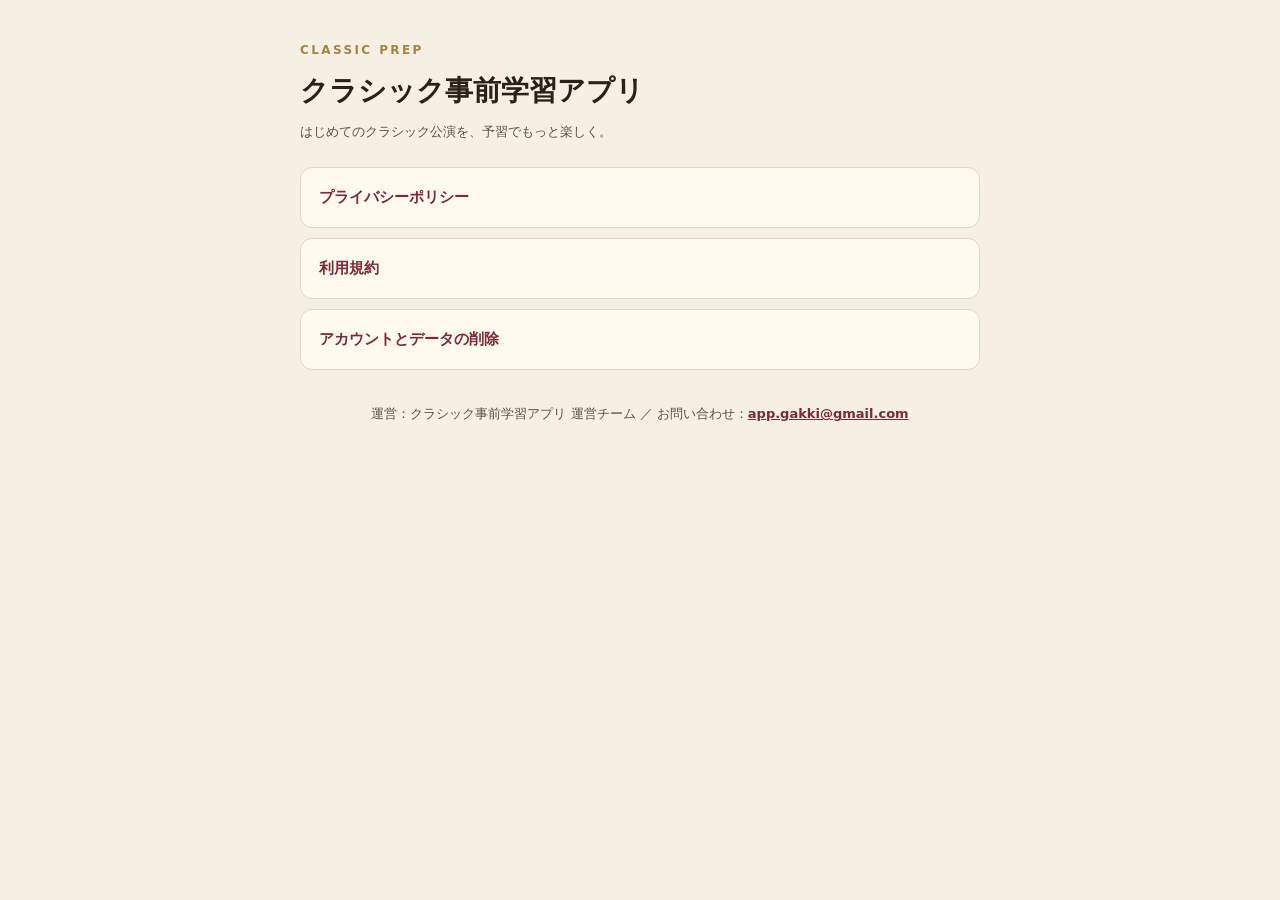
<file: index.html>
<!doctype html>
<html lang="ja">
<head>
  <meta charset="utf-8">
  <meta name="viewport" content="width=device-width, initial-scale=1">
  <title>クラシック事前学習アプリ</title>
  <link rel="stylesheet" href="style.css">
</head>
<body>
  <main>
    <p class="kicker">CLASSIC PREP</p>
    <h1>クラシック事前学習アプリ</h1>
    <p class="updated">はじめてのクラシック公演を、予習でもっと楽しく。</p>

    <ul class="links">
      <li><a href="privacy.html">プライバシーポリシー</a></li>
      <li><a href="terms.html">利用規約</a></li>
      <li><a href="delete-account.html">アカウントとデータの削除</a></li>
    </ul>

    <footer>
      運営：クラシック事前学習アプリ 運営チーム ／ お問い合わせ：<a href="mailto:app.gakki@gmail.com">app.gakki@gmail.com</a>
    </footer>
  </main>
</body>
</html>
</file>
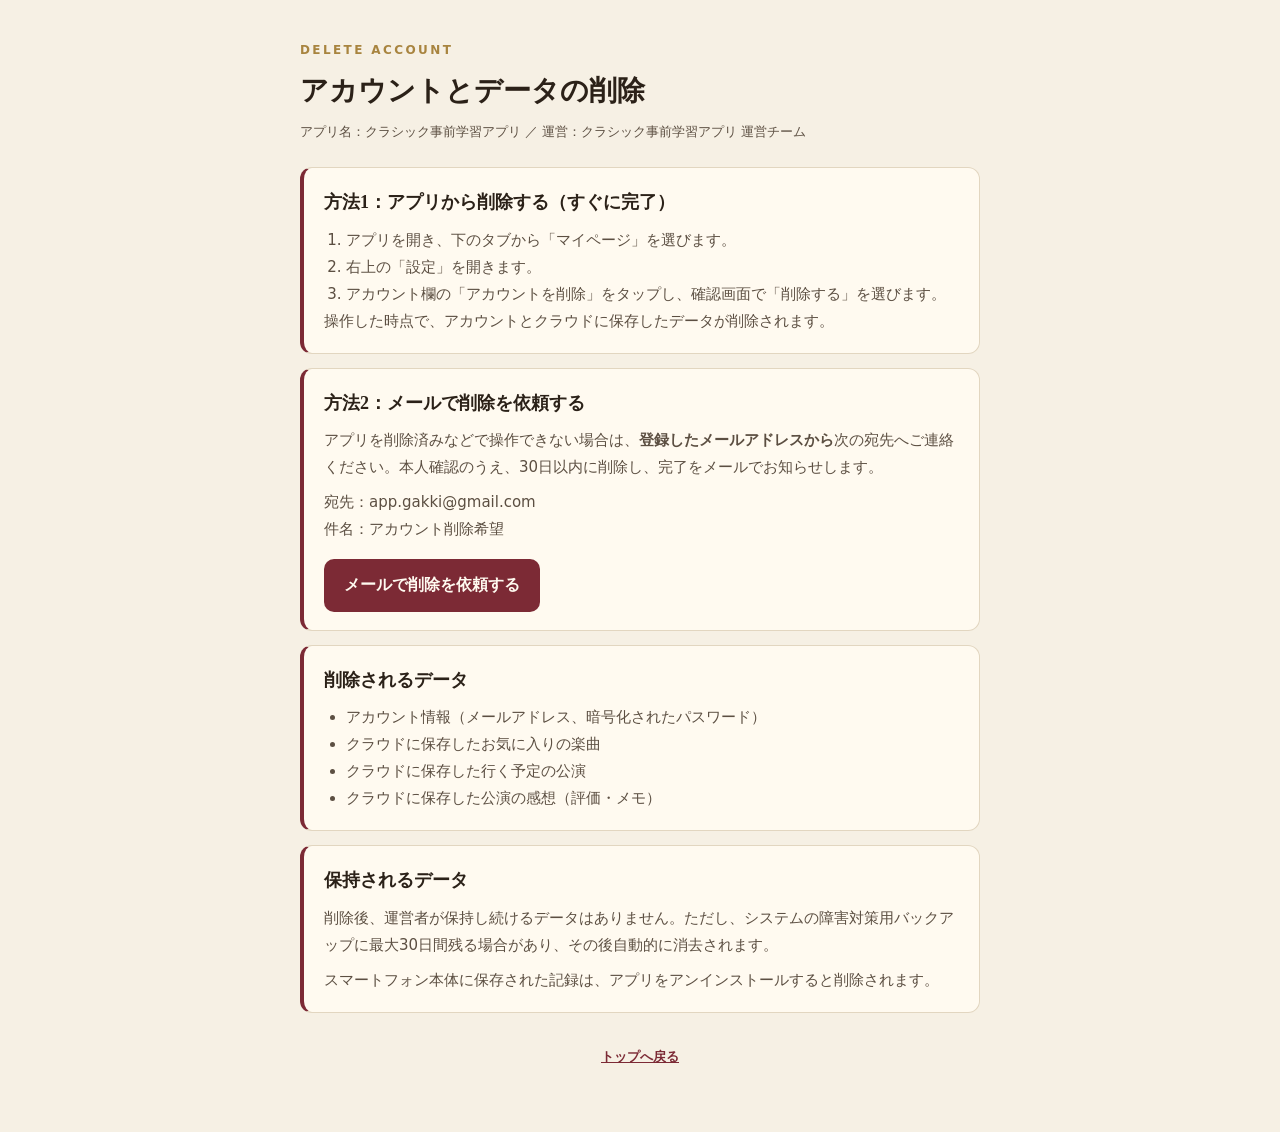
<file: delete-account.html>
<!doctype html>
<html lang="ja">
<head>
  <meta charset="utf-8">
  <meta name="viewport" content="width=device-width, initial-scale=1">
  <title>アカウントとデータの削除 | クラシック事前学習アプリ</title>
  <link rel="stylesheet" href="style.css">
</head>
<body>
  <main>
    <p class="kicker">DELETE ACCOUNT</p>
    <h1>アカウントとデータの削除</h1>
    <p class="updated">アプリ名：クラシック事前学習アプリ ／ 運営：クラシック事前学習アプリ 運営チーム</p>

    <section>
      <h2>方法1：アプリから削除する（すぐに完了）</h2>
      <ol>
        <li>アプリを開き、下のタブから「マイページ」を選びます。</li>
        <li>右上の「設定」を開きます。</li>
        <li>アカウント欄の「アカウントを削除」をタップし、確認画面で「削除する」を選びます。</li>
      </ol>
      <p>操作した時点で、アカウントとクラウドに保存したデータが削除されます。</p>
    </section>

    <section>
      <h2>方法2：メールで削除を依頼する</h2>
      <p>アプリを削除済みなどで操作できない場合は、<strong>登録したメールアドレスから</strong>次の宛先へご連絡ください。本人確認のうえ、30日以内に削除し、完了をメールでお知らせします。</p>
      <p>宛先：app.gakki@gmail.com<br>件名：アカウント削除希望</p>
      <a class="button" href="mailto:app.gakki@gmail.com?subject=%E3%82%A2%E3%82%AB%E3%82%A6%E3%83%B3%E3%83%88%E5%89%8A%E9%99%A4%E5%B8%8C%E6%9C%9B&amp;body=%E3%82%AF%E3%83%A9%E3%82%B7%E3%83%83%E3%82%AF%E4%BA%8B%E5%89%8D%E5%AD%A6%E7%BF%92%E3%82%A2%E3%83%97%E3%83%AA%E3%81%AE%E3%82%A2%E3%82%AB%E3%82%A6%E3%83%B3%E3%83%88%E5%89%8A%E9%99%A4%E3%82%92%E5%B8%8C%E6%9C%9B%E3%81%97%E3%81%BE%E3%81%99%E3%80%82">メールで削除を依頼する</a>
    </section>

    <section>
      <h2>削除されるデータ</h2>
      <ul>
        <li>アカウント情報（メールアドレス、暗号化されたパスワード）</li>
        <li>クラウドに保存したお気に入りの楽曲</li>
        <li>クラウドに保存した行く予定の公演</li>
        <li>クラウドに保存した公演の感想（評価・メモ）</li>
      </ul>
    </section>

    <section>
      <h2>保持されるデータ</h2>
      <p>削除後、運営者が保持し続けるデータはありません。ただし、システムの障害対策用バックアップに最大30日間残る場合があり、その後自動的に消去されます。</p>
      <p>スマートフォン本体に保存された記録は、アプリをアンインストールすると削除されます。</p>
    </section>

    <footer><a href="index.html">トップへ戻る</a></footer>
  </main>
</body>
</html>
</file>
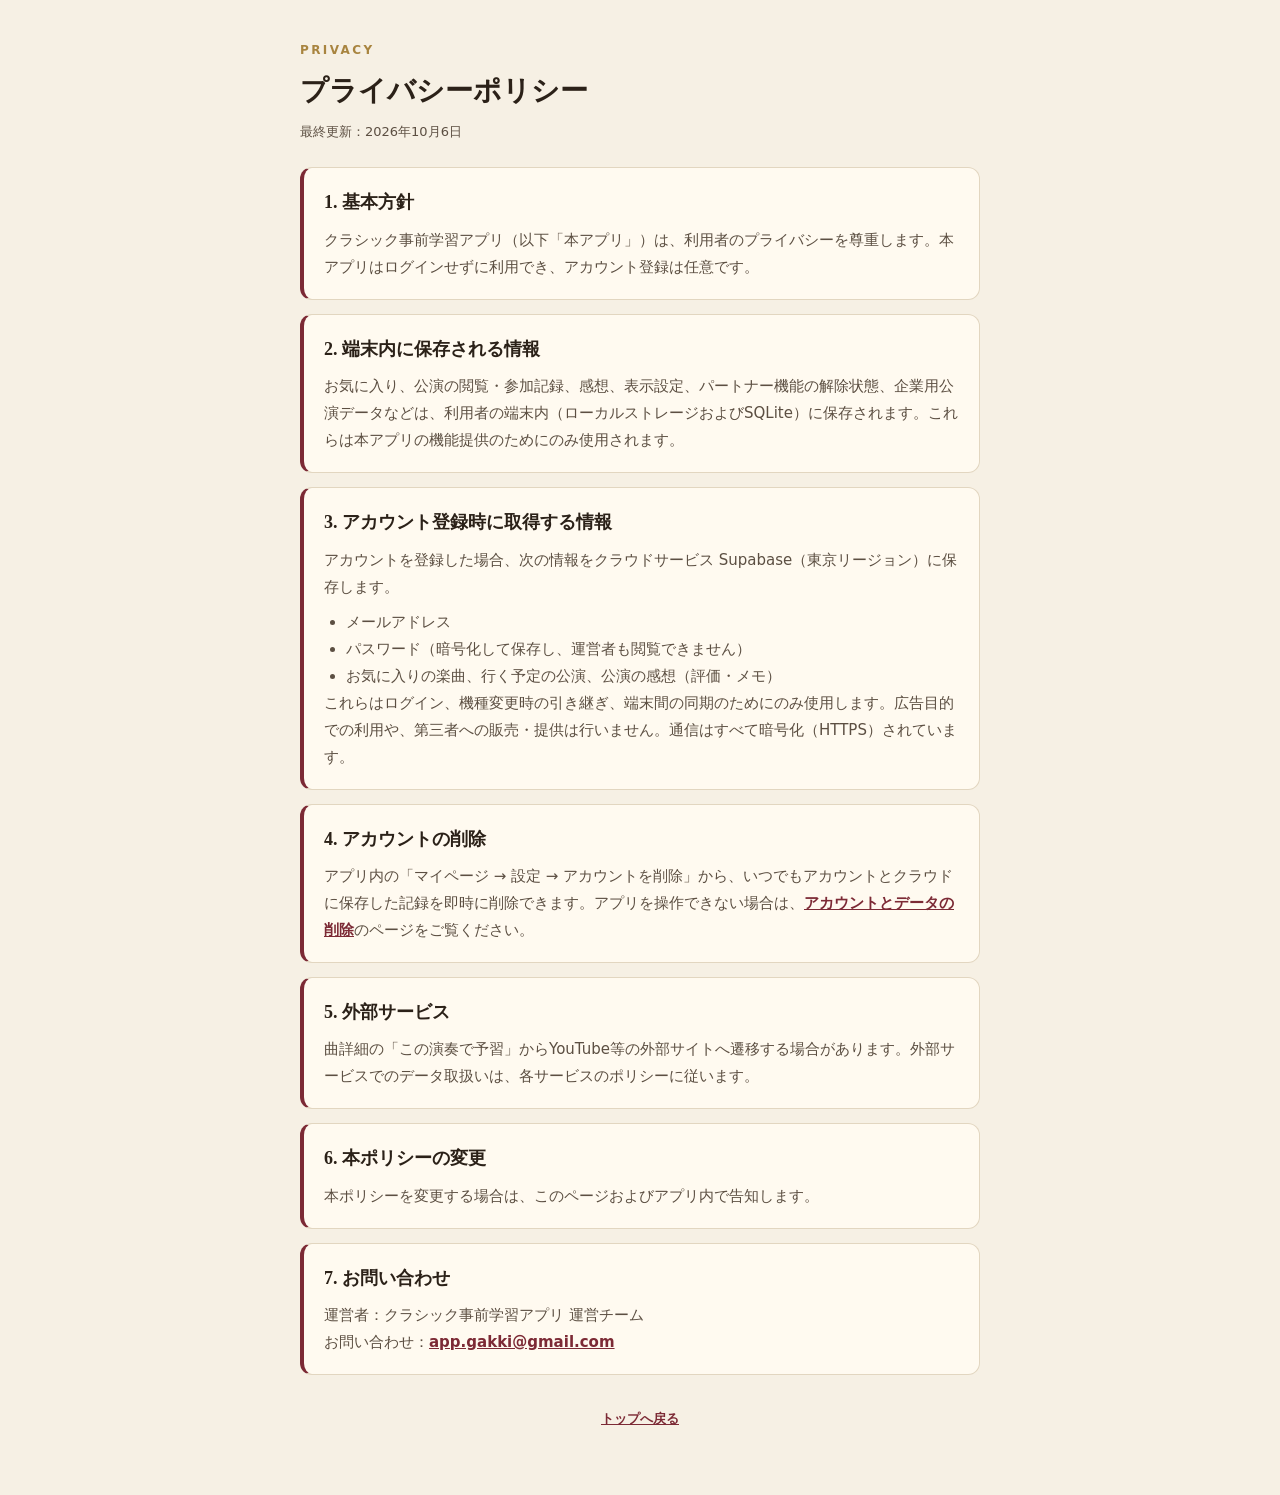
<file: privacy.html>
<!doctype html>
<html lang="ja">
<head>
  <meta charset="utf-8">
  <meta name="viewport" content="width=device-width, initial-scale=1">
  <title>プライバシーポリシー | クラシック事前学習アプリ</title>
  <link rel="stylesheet" href="style.css">
</head>
<body>
  <main>
    <p class="kicker">PRIVACY</p>
    <h1>プライバシーポリシー</h1>
    <p class="updated">最終更新：2026年10月6日</p>

    <section>
      <h2>1. 基本方針</h2>
      <p>クラシック事前学習アプリ（以下「本アプリ」）は、利用者のプライバシーを尊重します。本アプリはログインせずに利用でき、アカウント登録は任意です。</p>
    </section>

    <section>
      <h2>2. 端末内に保存される情報</h2>
      <p>お気に入り、公演の閲覧・参加記録、感想、表示設定、パートナー機能の解除状態、企業用公演データなどは、利用者の端末内（ローカルストレージおよびSQLite）に保存されます。これらは本アプリの機能提供のためにのみ使用されます。</p>
    </section>

    <section>
      <h2>3. アカウント登録時に取得する情報</h2>
      <p>アカウントを登録した場合、次の情報をクラウドサービス Supabase（東京リージョン）に保存します。</p>
      <ul>
        <li>メールアドレス</li>
        <li>パスワード（暗号化して保存し、運営者も閲覧できません）</li>
        <li>お気に入りの楽曲、行く予定の公演、公演の感想（評価・メモ）</li>
      </ul>
      <p>これらはログイン、機種変更時の引き継ぎ、端末間の同期のためにのみ使用します。広告目的での利用や、第三者への販売・提供は行いません。通信はすべて暗号化（HTTPS）されています。</p>
    </section>

    <section>
      <h2>4. アカウントの削除</h2>
      <p>アプリ内の「マイページ → 設定 → アカウントを削除」から、いつでもアカウントとクラウドに保存した記録を即時に削除できます。アプリを操作できない場合は、<a href="delete-account.html">アカウントとデータの削除</a>のページをご覧ください。</p>
    </section>

    <section>
      <h2>5. 外部サービス</h2>
      <p>曲詳細の「この演奏で予習」からYouTube等の外部サイトへ遷移する場合があります。外部サービスでのデータ取扱いは、各サービスのポリシーに従います。</p>
    </section>

    <section>
      <h2>6. 本ポリシーの変更</h2>
      <p>本ポリシーを変更する場合は、このページおよびアプリ内で告知します。</p>
    </section>

    <section>
      <h2>7. お問い合わせ</h2>
      <p>運営者：クラシック事前学習アプリ 運営チーム<br>お問い合わせ：<a href="mailto:app.gakki@gmail.com">app.gakki@gmail.com</a></p>
    </section>

    <footer><a href="index.html">トップへ戻る</a></footer>
  </main>
</body>
</html>
</file>
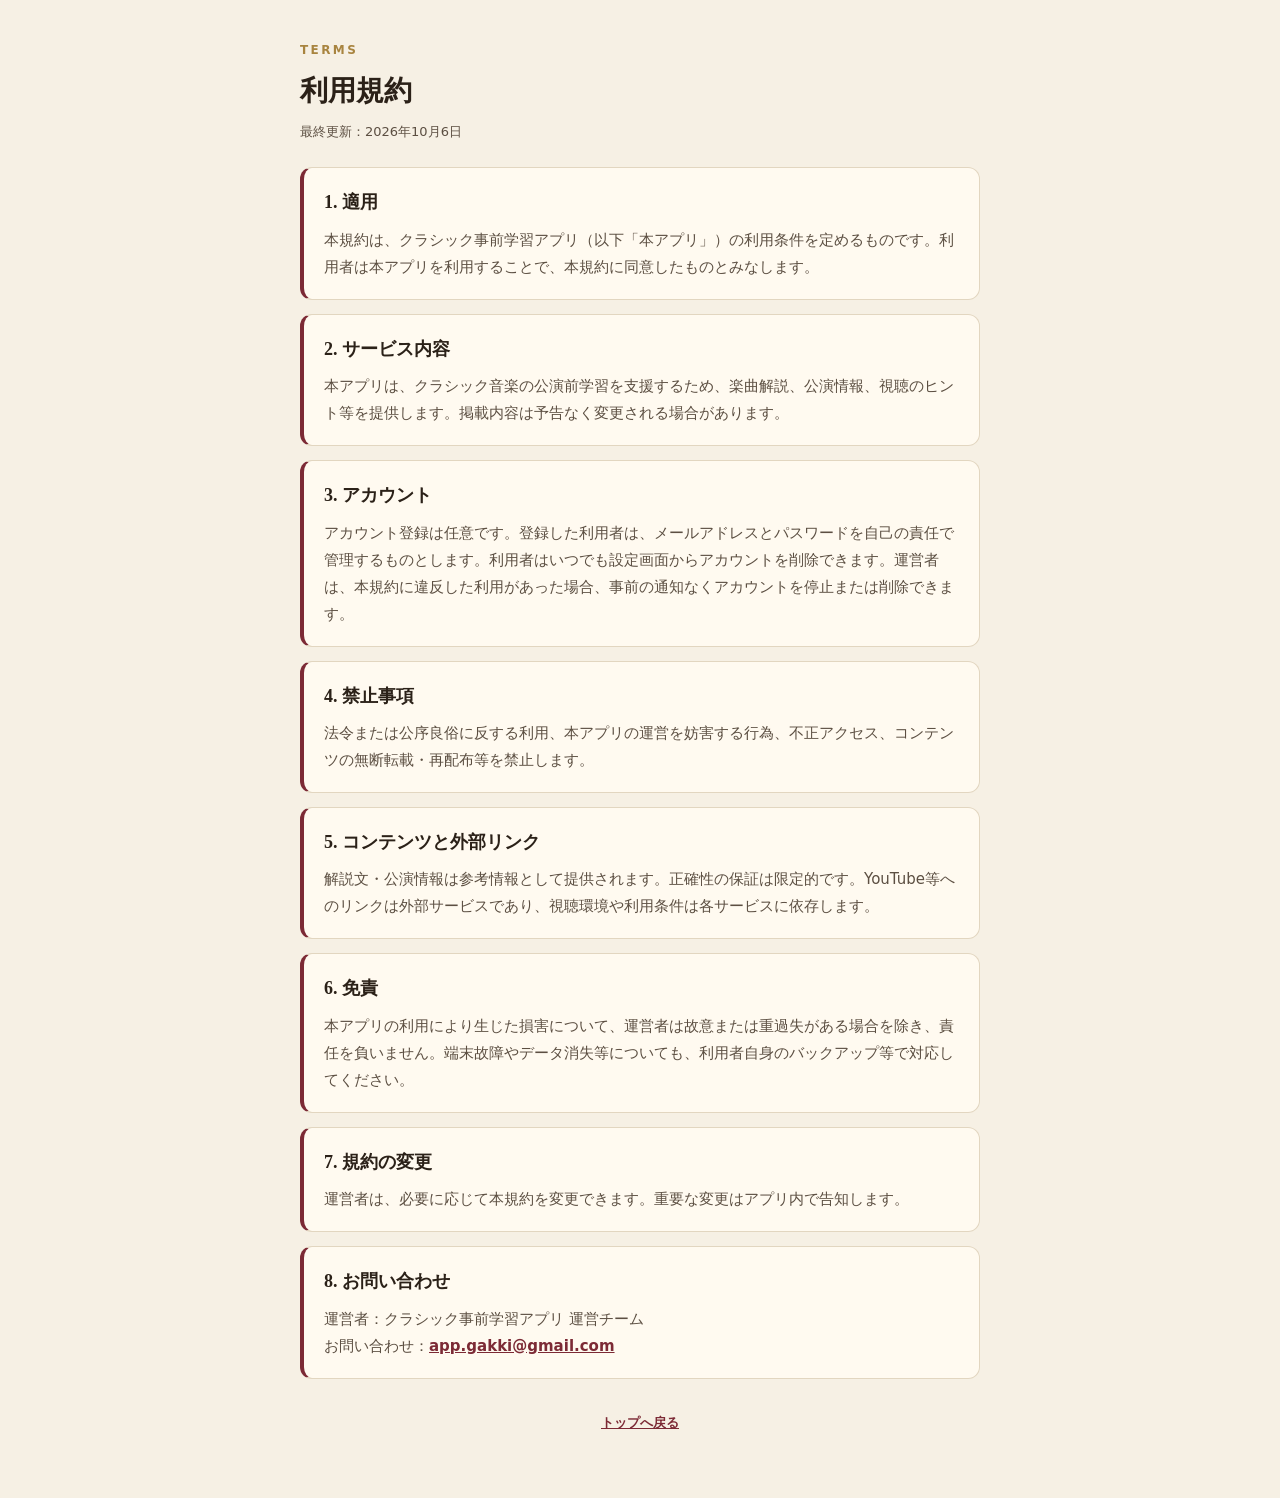
<file: terms.html>
<!doctype html>
<html lang="ja">
<head>
  <meta charset="utf-8">
  <meta name="viewport" content="width=device-width, initial-scale=1">
  <title>利用規約 | クラシック事前学習アプリ</title>
  <link rel="stylesheet" href="style.css">
</head>
<body>
  <main>
    <p class="kicker">TERMS</p>
    <h1>利用規約</h1>
    <p class="updated">最終更新：2026年10月6日</p>

    <section>
      <h2>1. 適用</h2>
      <p>本規約は、クラシック事前学習アプリ（以下「本アプリ」）の利用条件を定めるものです。利用者は本アプリを利用することで、本規約に同意したものとみなします。</p>
    </section>

    <section>
      <h2>2. サービス内容</h2>
      <p>本アプリは、クラシック音楽の公演前学習を支援するため、楽曲解説、公演情報、視聴のヒント等を提供します。掲載内容は予告なく変更される場合があります。</p>
    </section>

    <section>
      <h2>3. アカウント</h2>
      <p>アカウント登録は任意です。登録した利用者は、メールアドレスとパスワードを自己の責任で管理するものとします。利用者はいつでも設定画面からアカウントを削除できます。運営者は、本規約に違反した利用があった場合、事前の通知なくアカウントを停止または削除できます。</p>
    </section>

    <section>
      <h2>4. 禁止事項</h2>
      <p>法令または公序良俗に反する利用、本アプリの運営を妨害する行為、不正アクセス、コンテンツの無断転載・再配布等を禁止します。</p>
    </section>

    <section>
      <h2>5. コンテンツと外部リンク</h2>
      <p>解説文・公演情報は参考情報として提供されます。正確性の保証は限定的です。YouTube等へのリンクは外部サービスであり、視聴環境や利用条件は各サービスに依存します。</p>
    </section>

    <section>
      <h2>6. 免責</h2>
      <p>本アプリの利用により生じた損害について、運営者は故意または重過失がある場合を除き、責任を負いません。端末故障やデータ消失等についても、利用者自身のバックアップ等で対応してください。</p>
    </section>

    <section>
      <h2>7. 規約の変更</h2>
      <p>運営者は、必要に応じて本規約を変更できます。重要な変更はアプリ内で告知します。</p>
    </section>

    <section>
      <h2>8. お問い合わせ</h2>
      <p>運営者：クラシック事前学習アプリ 運営チーム<br>お問い合わせ：<a href="mailto:app.gakki@gmail.com">app.gakki@gmail.com</a></p>
    </section>

    <footer><a href="index.html">トップへ戻る</a></footer>
  </main>
</body>
</html>
</file>
<file: style.css>
:root {
  --paper: #f6f0e4;
  --surface: #fffaf0;
  --ink: #2b2118;
  --ink-soft: #5c4f42;
  --wine: #7c2a35;
  --gold: #a8843f;
  --line: #e2d6c0;
}

* { box-sizing: border-box; }

body {
  margin: 0;
  background: var(--paper);
  color: var(--ink);
  font-family: "Hiragino Sans", "Noto Sans JP", system-ui, sans-serif;
  line-height: 1.8;
}

main {
  max-width: 720px;
  margin: 0 auto;
  padding: 40px 20px 64px;
}

.kicker {
  color: var(--gold);
  font-weight: 700;
  font-size: 12px;
  letter-spacing: 0.2em;
  margin: 0;
}

h1 {
  font-family: Georgia, "Hiragino Mincho ProN", serif;
  font-size: 28px;
  margin: 4px 0 4px;
}

h2 {
  font-family: Georgia, "Hiragino Mincho ProN", serif;
  font-size: 18px;
  margin: 0 0 8px;
}

.updated { color: var(--ink-soft); font-size: 13px; margin: 0 0 24px; }

section {
  background: var(--surface);
  border: 1px solid var(--line);
  border-left: 4px solid var(--wine);
  border-radius: 12px;
  padding: 18px 20px;
  margin-bottom: 14px;
}

p, li { color: var(--ink-soft); font-size: 15px; }
p { margin: 0 0 8px; }
p:last-child { margin-bottom: 0; }
ol, ul { margin: 0; padding-left: 1.4em; }

a { color: var(--wine); font-weight: 700; }

.links { list-style: none; padding: 0; }
.links li { margin-bottom: 10px; }
.links a {
  display: block;
  background: var(--surface);
  border: 1px solid var(--line);
  border-radius: 12px;
  padding: 16px 18px;
  text-decoration: none;
}

.button {
  display: inline-block;
  background: var(--wine);
  color: #fffaf0;
  text-decoration: none;
  border-radius: 10px;
  padding: 12px 20px;
  margin-top: 8px;
}

footer {
  margin-top: 32px;
  color: var(--ink-soft);
  font-size: 13px;
  text-align: center;
}
</file>
